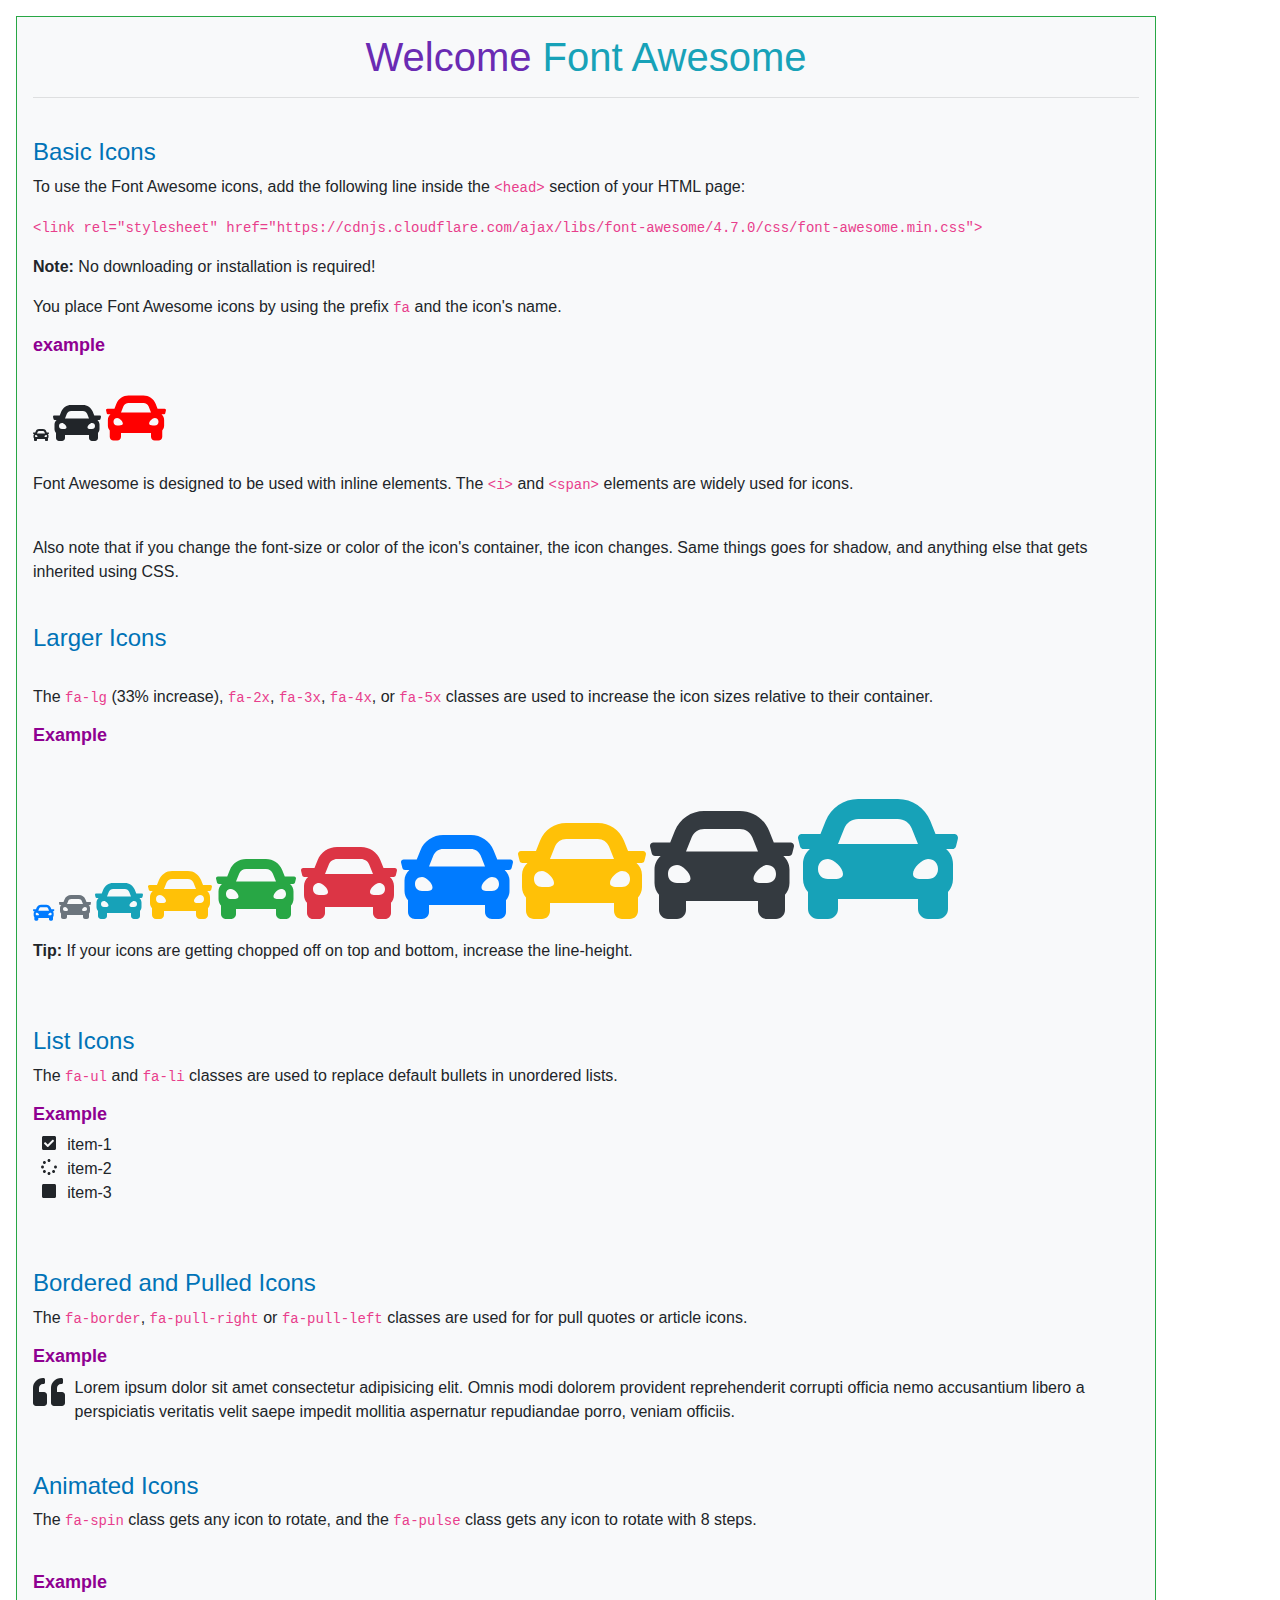
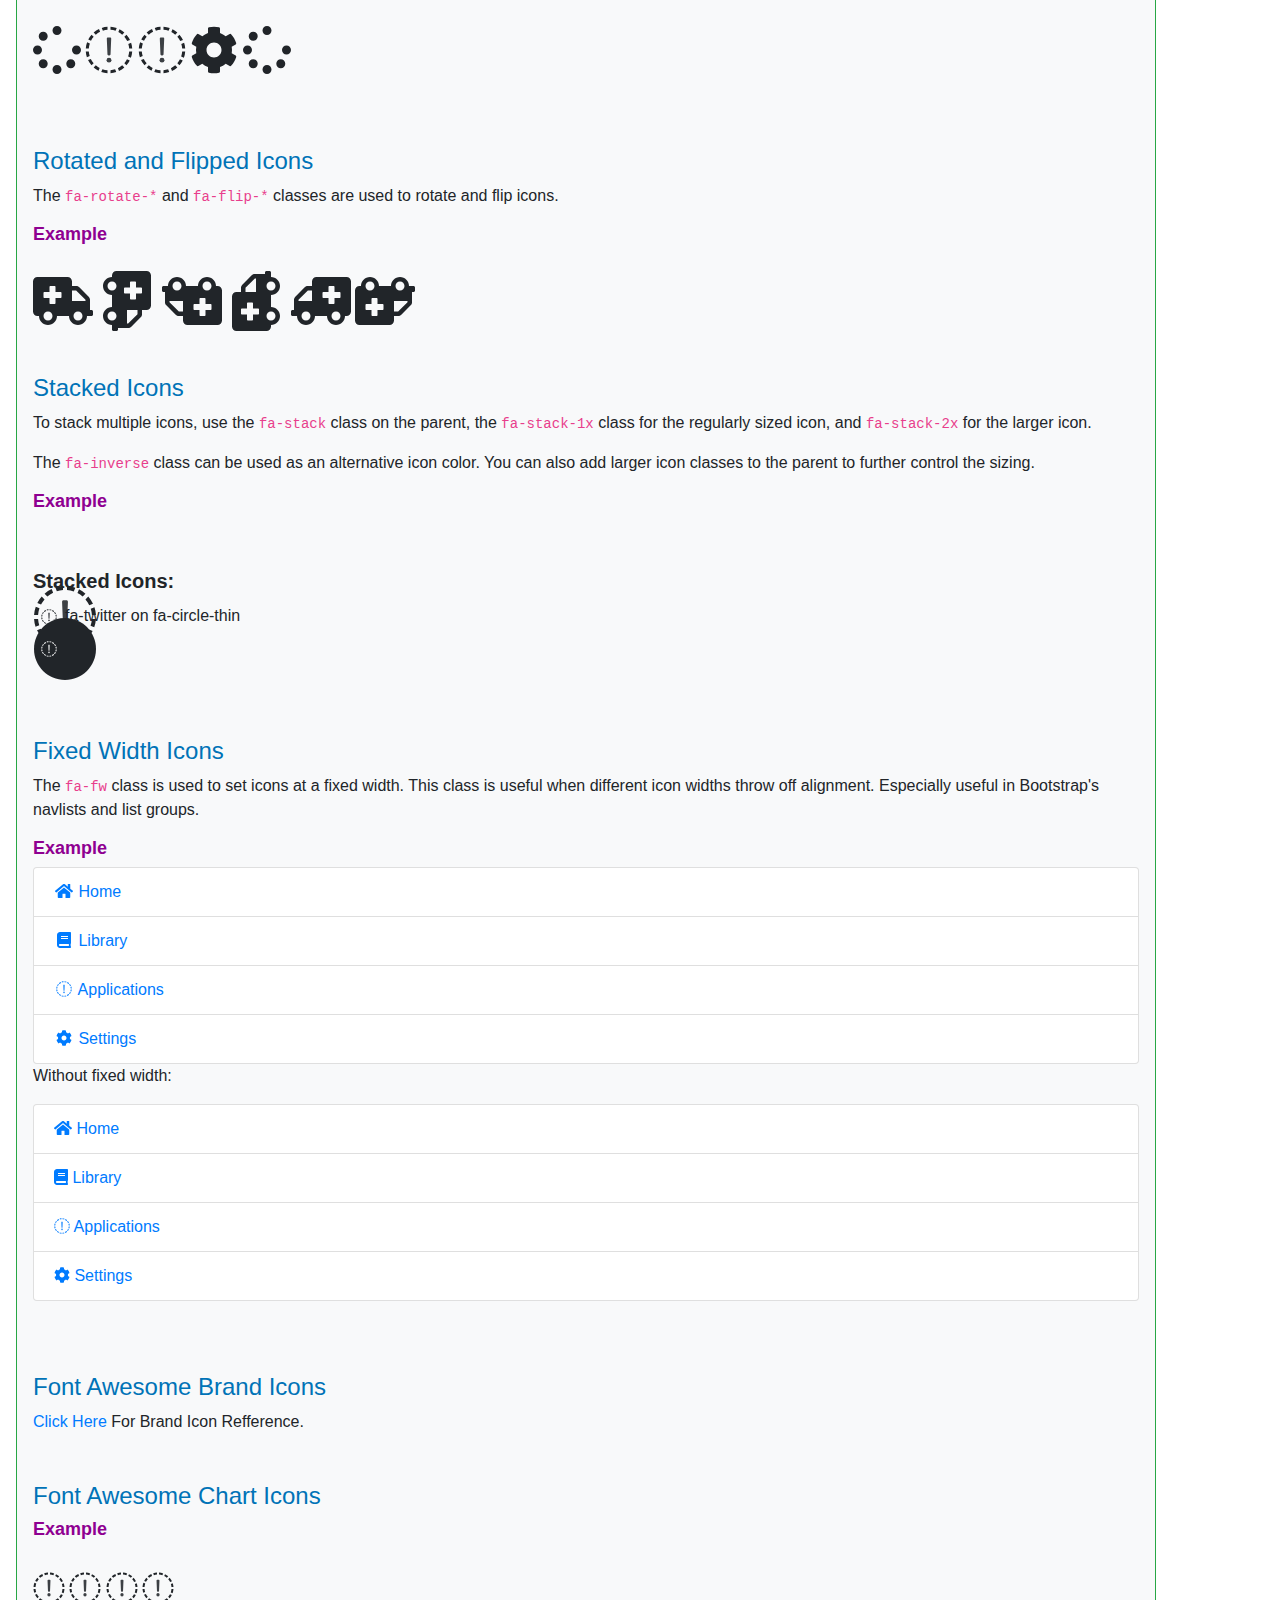
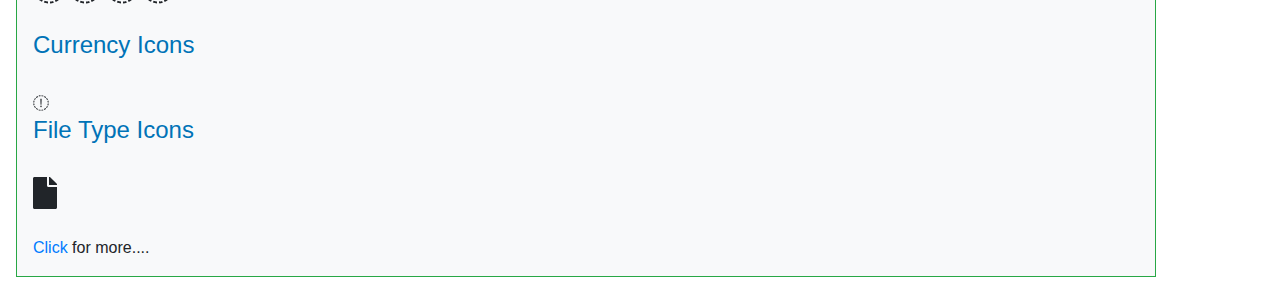
<file: index.html>
<!DOCTYPE html>
<html lang="en">
<head>
   <meta charset="UTF-8">
   <meta name="viewport" content="width=device-width, initial-scale=1.0">
   <meta http-equiv="X-UA-Compatible" content="ie=edge">
   <title>fontawesome</title>

<link rel="stylesheet" href="css/bootstrap.css" type="text/css" media="all">

<link rel="stylesheet" href="css/all.css" type="text/css" media="all">
<script src="js/all.js" type="text/javascript"></script>

<link rel="stylesheet" href="css/style.css" type="text/css" media="all">
<link rel="stylesheet" href="https://cdnjs.cloudflare.com/ajax/libs/font-awesome/4.7.0/css/font-awesome.min.css">


</head>
<body>

   <div class="container bg-light border border-success m-3 p-3"><!-- Container div start-->
      <h1 class="text-center">Welcome <span class="text-info">Font Awesome</span></h1>
<hr>
<br>


<h4>Basic Icons</h4>
<p>To use the Font Awesome icons, add the following line inside the <code>&lt;head&gt;</code>  section of your HTML page:</p>

<p><code>&lt;link rel="stylesheet" href="https://cdnjs.cloudflare.com/ajax/libs/font-awesome/4.7.0/css/font-awesome.min.css"&gt;</code></p>

<p><strong>Note:</strong> No downloading or installation is required!</p>
<p>You place Font Awesome icons by using the prefix <code>fa</code> and the icon's name.</p>

<h5 class="example">example</h5>
<br>
<i class="fa fa-car"></i>
<i class="fa fa-car" style="font-size:48px;"></i>
<i class="fa fa-car" style="font-size:60px; color: red;"></i>

<br>
<br>
<p>Font Awesome is designed to be used with inline elements. The <code>&lt;i&gt;</code> and <code>&lt;span&gt;</code> elements are widely used for icons.</p><br>
<p>Also note that if you change the font-size or color of the icon's container, the icon changes. Same things goes for shadow, and anything else that gets inherited using CSS.</p>



<br>
<h4>Larger Icons</h4>

<br>
<p>The <code>fa-lg</code> (33% increase), <code>fa-2x</code>, <code>fa-3x</code>, <code>fa-4x</code>, or <code>fa-5x</code> classes are used to increase the icon sizes relative to their container.</p>

<h5 class="example">Example</h5>
<br>
<i class="fa fa-car fa-lg text-primary"></i>
<i class="fa fa-car fa-2x text-secondary"></i>
<i class="fa fa-car fa-3x text-info"></i>
<i class="fa fa-car fa-4x text-warning"></i>
<i class="fa fa-car fa-5x text-success"></i>
<i class="fa fa-car fa-6x text-danger"></i>
<i class="fa fa-car fa-7x text-primary"></i>
<i class="fa fa-car fa-8x text-warning"></i>
<i class="fa fa-car fa-9x text-dark"></i>
<i class="fa fa-car fa-10x text-info"></i>
<br>
<p><strong>Tip:</strong> If your icons are getting chopped off on top and bottom, increase the line-height.</p>

<br>
<br>

<h4>List Icons</h4>
<p>The <code>fa-ul</code> and <code>fa-li</code> classes are used to replace default bullets in unordered lists.</p>

<h5 class="example">Example</h5>

<ul class="fa-ul">
      <li><i class="fa-li fa fa-check-square"></i>item-1</li>
      <li><i class="fa-li fa fa-spinner fa-spin"></i>item-2</li>
      <li><i class="fa-li fa fa-square"></i>item-3</li>
</ul>

<br>
<br>
<h4>Bordered and Pulled Icons</h4>
<p>The <code>fa-border</code>, <code>fa-pull-right</code> or <code>fa-pull-left</code> classes are used for for pull quotes or article icons.</p>

<h5 class="example">Example</h5>

<i class="fa fa-quote-left fa-2x fa-pull-left"></i>Lorem ipsum dolor sit amet consectetur adipisicing elit. Omnis modi dolorem provident reprehenderit corrupti officia nemo accusantium libero a perspiciatis veritatis velit saepe impedit mollitia aspernatur repudiandae porro, veniam officiis.

<br>
<br>
<br>
<h4>Animated Icons</h4>
<p>The <code>fa-spin</code> class gets any icon to rotate, and the <code>fa-pulse</code> class gets any icon to rotate with 8 steps.</p>

<br>
<h5 class="example">Example</h5><br>
<i class="fa fa-spinner fa-spin fa-3x"></i>
<i class="fa fa-circle-o-notch fa-spin fa-3x"></i>
<i class="fa fa-refresh fa-3x"></i>
<i class="fa fa-cog fa-spin fa-3x"></i>
<i class="fa fa-spinner fa-pulse fa-3x"></i>

<br><br>
<br><br>
<h4>Rotated and Flipped Icons</h4>

<p>The <code>fa-rotate-*</code> and <code>fa-flip-*</code> classes are used to rotate and flip icons.</p>

<h5 class="example">Example</h5>
<br>
<i class="fa fa-ambulance fa-3x"></i>
<i class="fa fa-ambulance fa-rotate-90 fa-3x"></i>
<i class="fa fa-ambulance fa-rotate-180 fa-3x"></i>
<i class="fa fa-ambulance fa-rotate-270 fa-3x"></i>
<i class="fa fa-ambulance fa-flip-horizontal fa-3x"></i>
<i class="fa fa-ambulance fa-flip-vertical fa-3x"></i>

<br>
<br>
<br>

<h4>Stacked Icons</h4>
<p>To stack multiple icons, use the <code>fa-stack</code> class on the parent, the <code>fa-stack-1x</code> class for the regularly sized icon, and <code>fa-stack-2x</code> for the larger icon.</p>
<p>The <code>fa-inverse</code> class can be used as an alternative icon color. You can also add larger icon classes to the parent to further control the sizing.</p>

<h5 class="example">Example</h5>
<br>
<br>

<h5><strong>Stacked Icons:</strong></h5>
<span class="fa-stack">
      <i class="fa fa-circle-thin fa-stack-2x"></i>
      <i class="fa fa-twitter fa-stack-1x"></i>
</span>fa-twitter on fa-circle-thin <br>

<span class="fa-stack">
      <i class="fa fa-circle fa-stack-2x"></i>
      <i class="fa fa-twitter fa-stack-1x fa-inverse"></i>
    </span>









    <br>
    <br>
    <br>
    <br>

    <h4>Fixed Width Icons</h4>
    <p>The <code>fa-fw</code> class is used to set icons at a fixed width. This class is useful when different icon widths throw off alignment. Especially useful in Bootstrap's navlists and list groups.</p>



<h5 class="example">Example</h5>


<div class="list-group">
            <a href="#" class="list-group-item"><i class="fa fa-home fa-fw"></i> Home</a>
            <a href="#" class="list-group-item"><i class="fa fa-book fa-fw"></i> Library</a>
            <a href="#" class="list-group-item"><i class="fa fa-pencil fa-fw"></i> Applications</a>
            <a href="#" class="list-group-item"><i class="fa fa-cog fa-fw"></i> Settings</a>
</div>
          
          <p>Without fixed width:</p>
<div class="list-group">
            <a href="#" class="list-group-item"><i class="fa fa-home"></i> Home</a>
            <a href="#" class="list-group-item"><i class="fa fa-book"></i> Library</a>
            <a href="#" class="list-group-item"><i class="fa fa-pencil"></i> Applications</a>
            <a href="#" class="list-group-item"><i class="fa fa-cog"></i> Settings</a>
</div>


<br>
<br>
<br>
<h4>Font Awesome Brand Icons</h4>

<a href="https://www.w3schools.com/icons/fontawesome_icons_brand.asp" target="_blank">Click Here</a> For Brand Icon Refference.


<br>
<br>
<br>

<h4>Font Awesome Chart Icons</h4>

<h5 class="example">Example</h5>
<br>

      <i class="fa fa-gitlab fa-2x"></i>
      <i class="fa fa-bar-chart fa-2x"></i>
      <i class="fa fa-line-chart fa-2x"></i>
      <i class="fa fa-pie-chart fa-2x"></i>


<br><br>

<h4>Currency Icons</h4>
<br>
<i class="fa fa-bitcoin"></i>

<h4>File Type Icons</h4>
<br>
<i class="fa fa-file fa-2x"></i><br><br>

<a href="fa-icons.html" target="_blank">Click</a> for more....






</div><!-- Container div end-->

</body>
<!-- bootstrap CDN-->
<script src="https://ajax.googleapis.com/ajax/libs/jquery/3.3.1/jquery.min.js"></script>
<script src="https://cdnjs.cloudflare.com/ajax/libs/popper.js/1.14.3/umd/popper.min.js"></script>
<script src="https://maxcdn.bootstrapcdn.com/bootstrap/4.1.3/js/bootstrap.min.js"></script>
<!-- bootstrap CDN-->
</html>
</file>
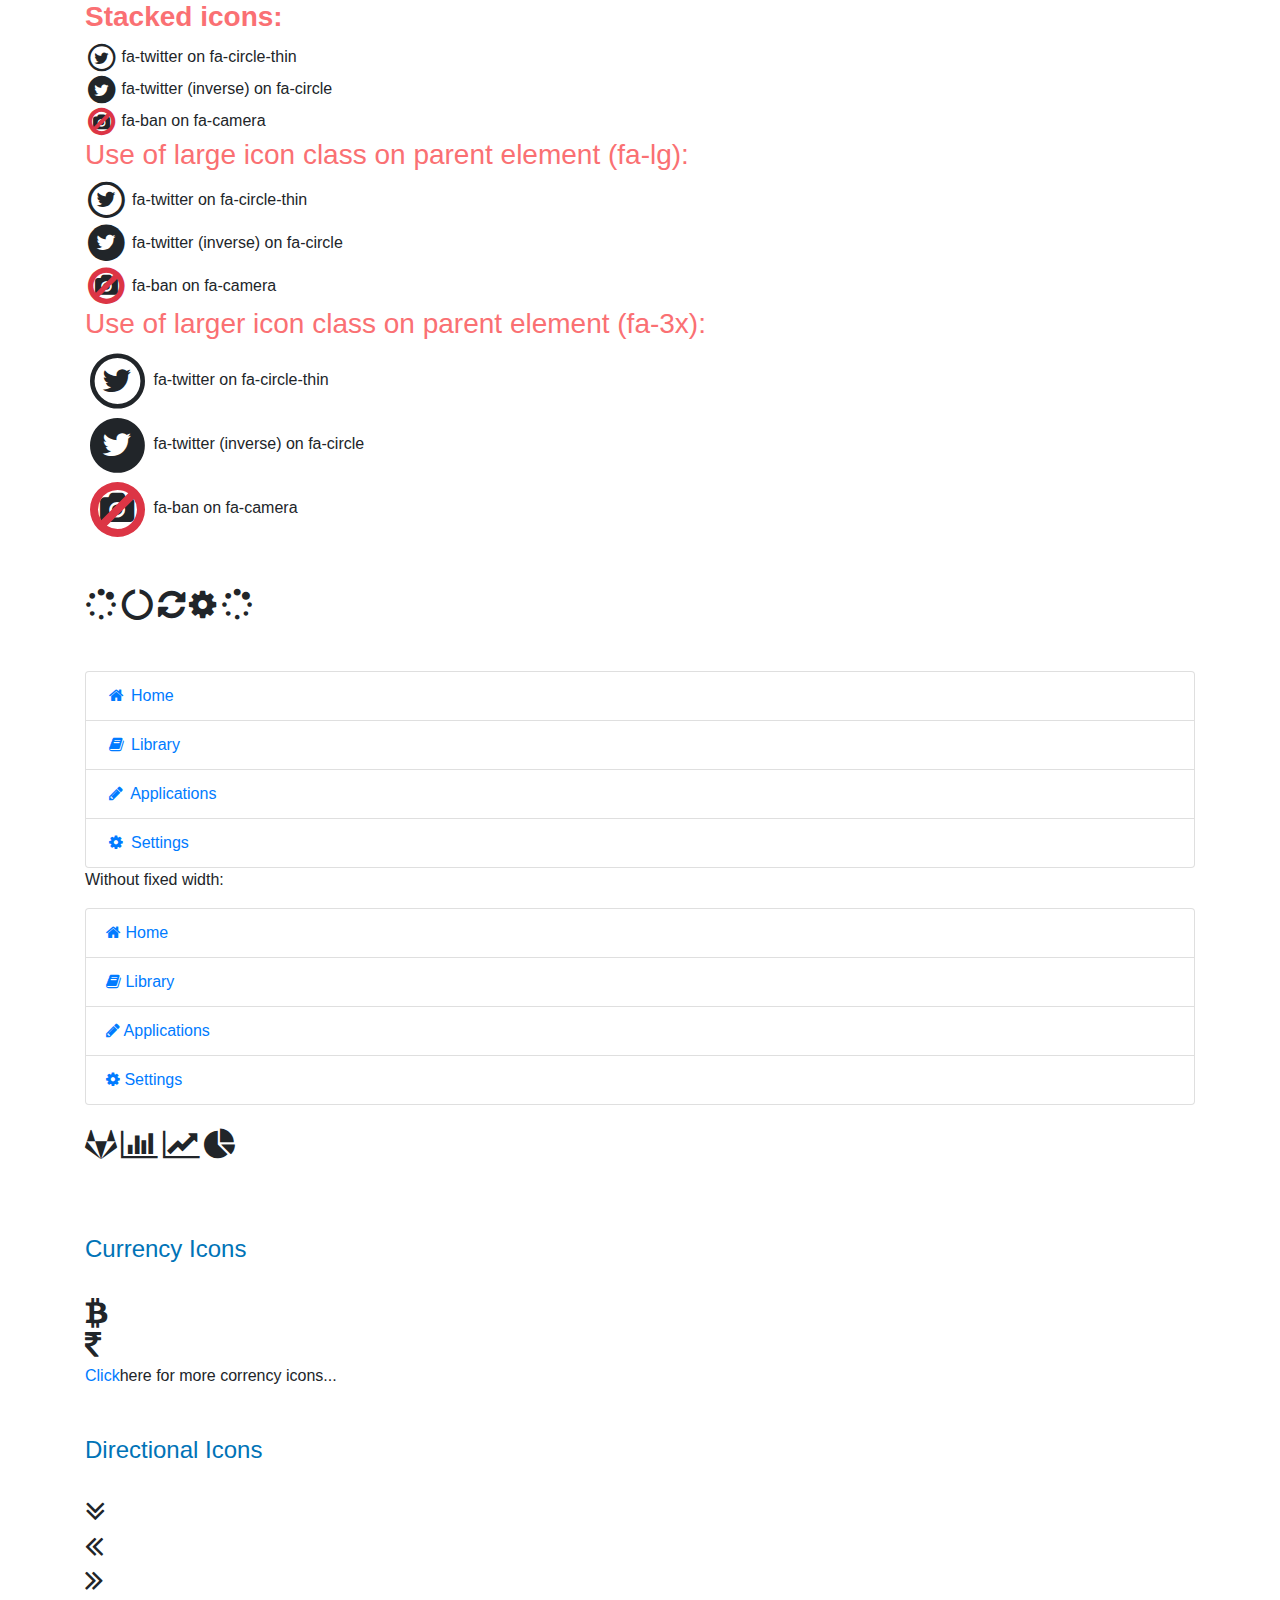
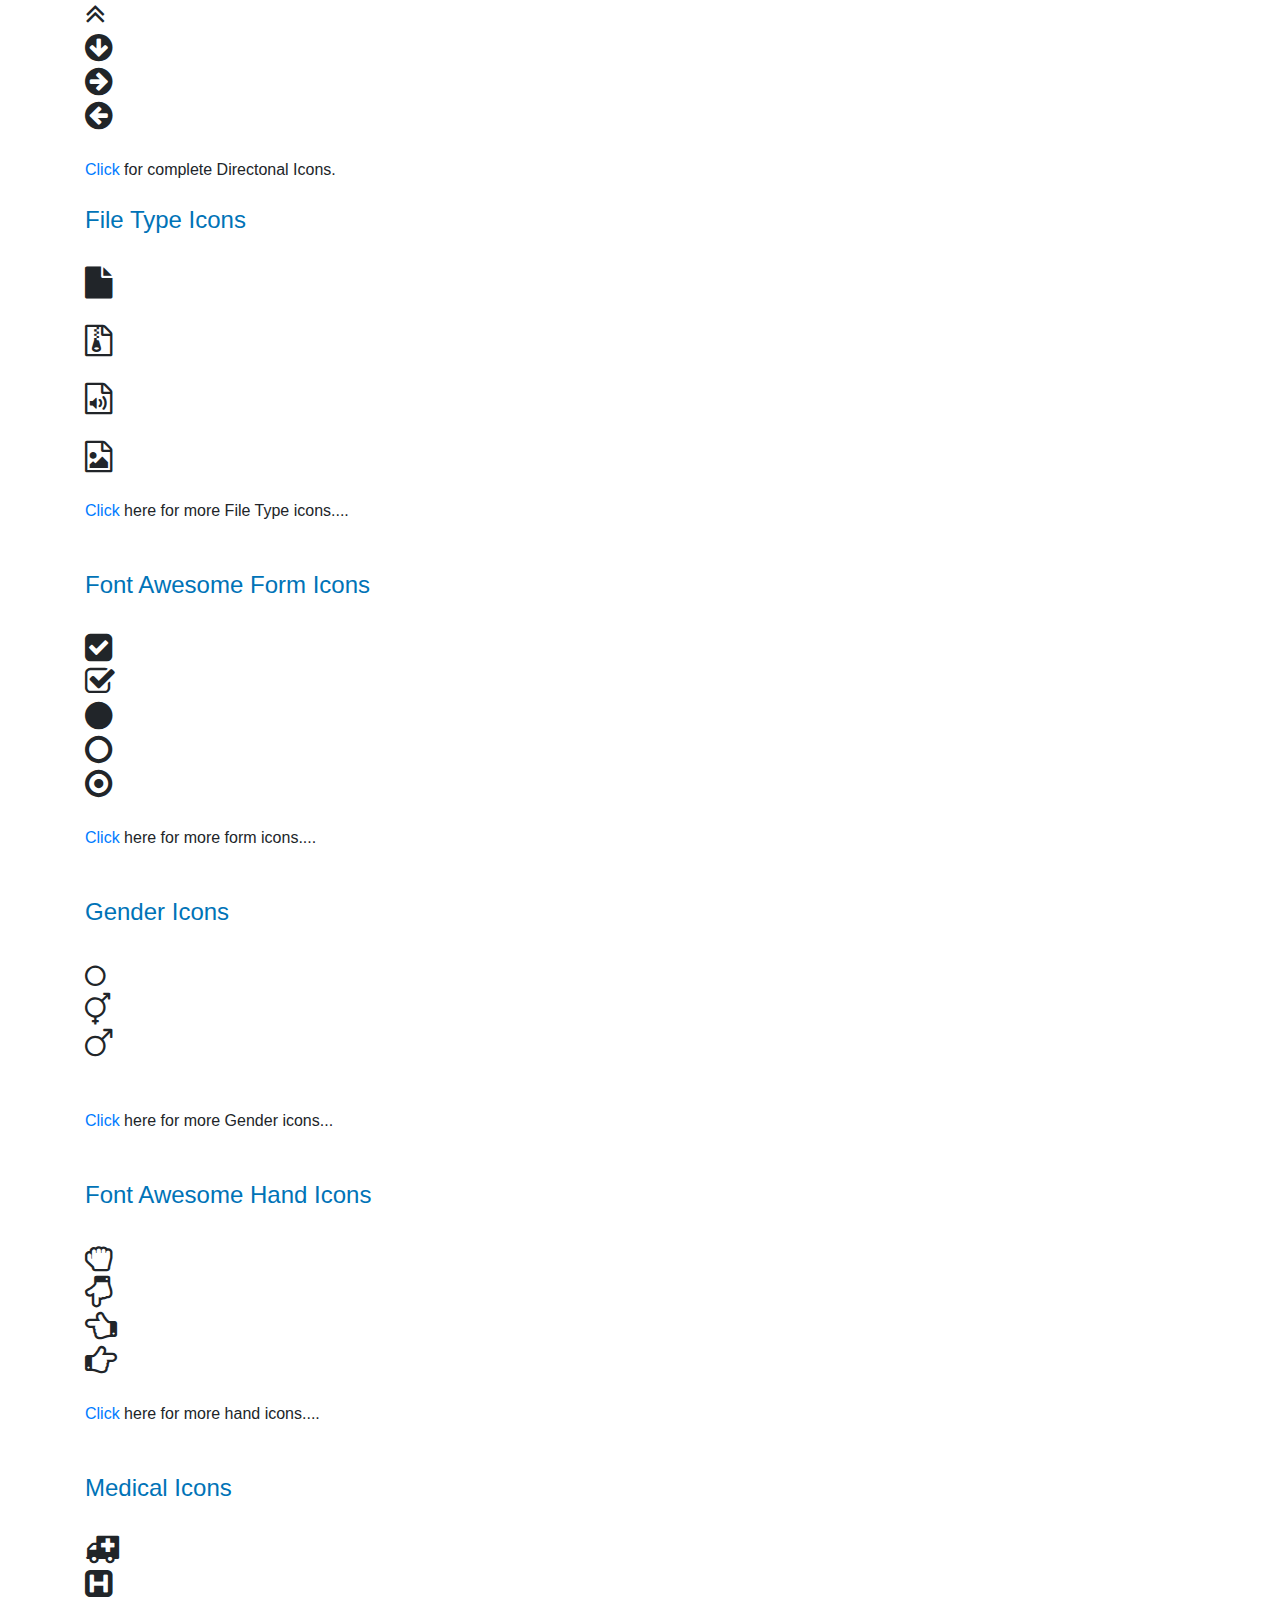
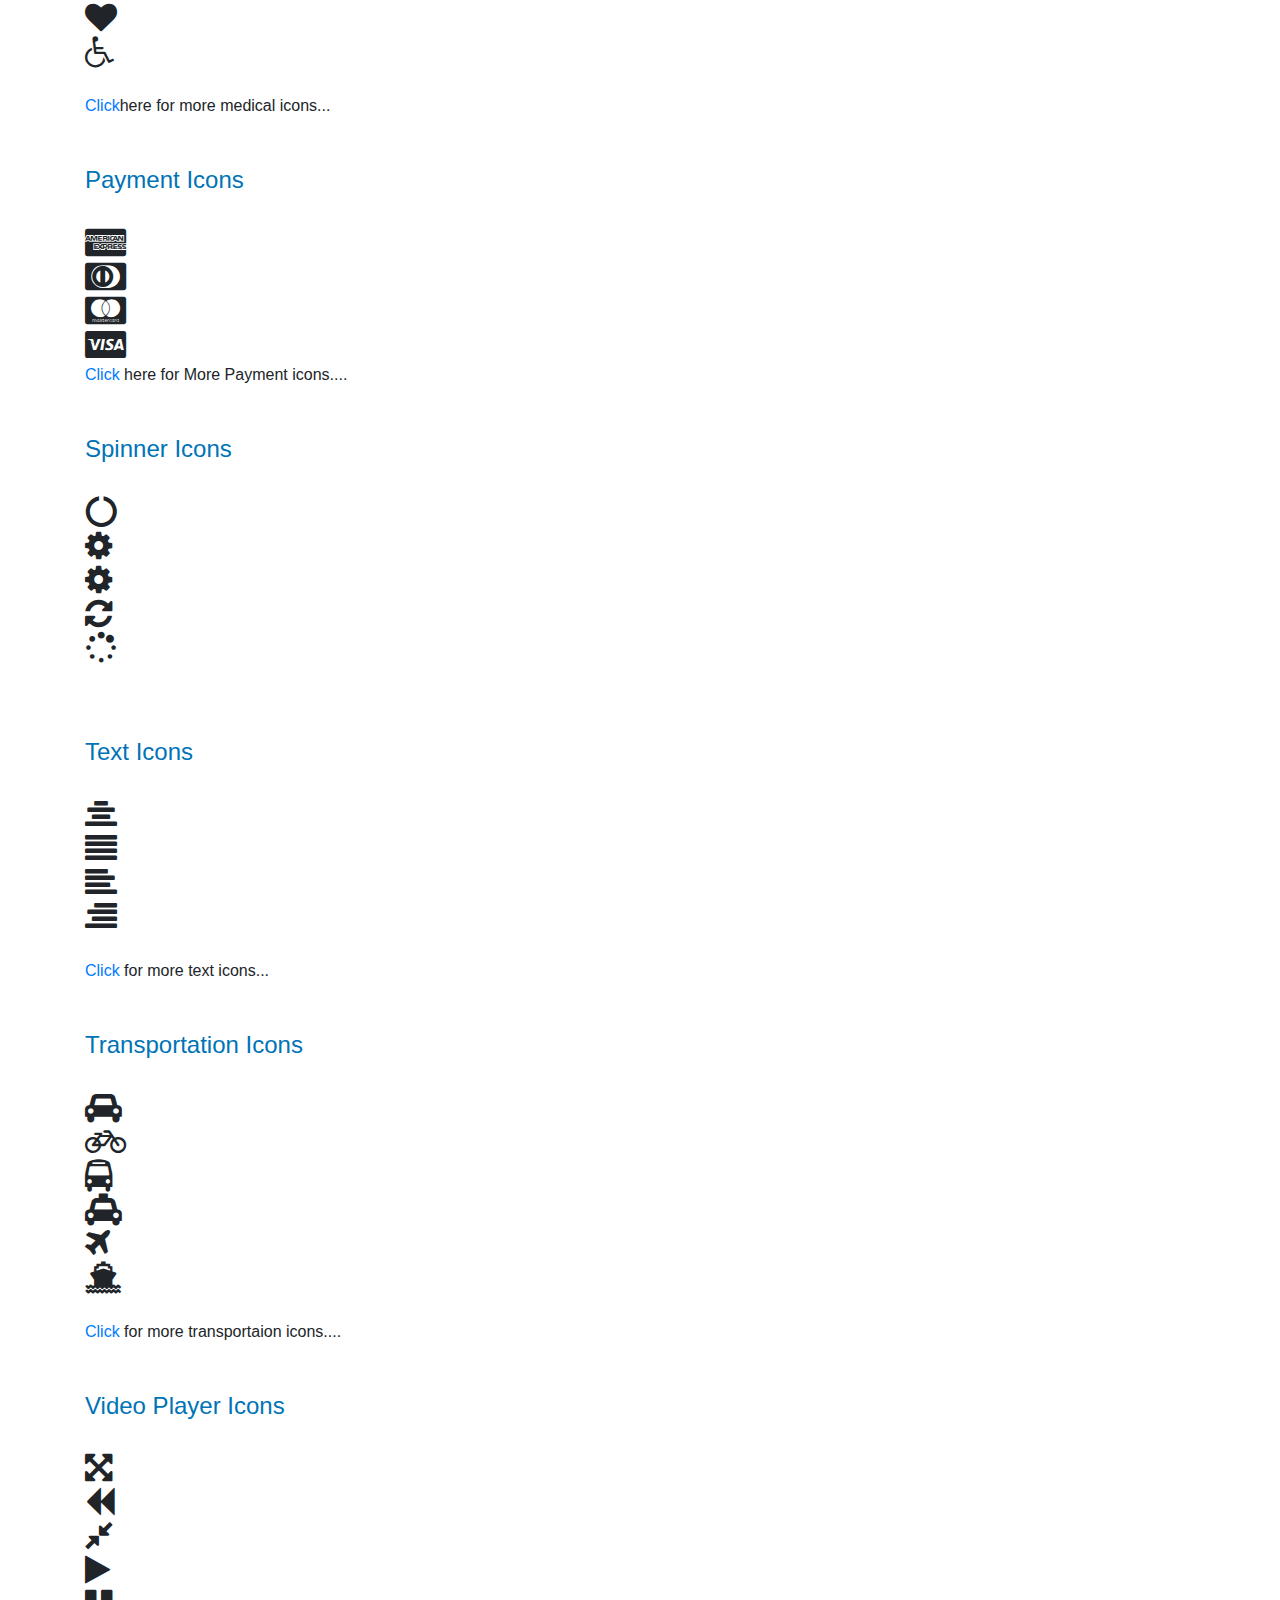
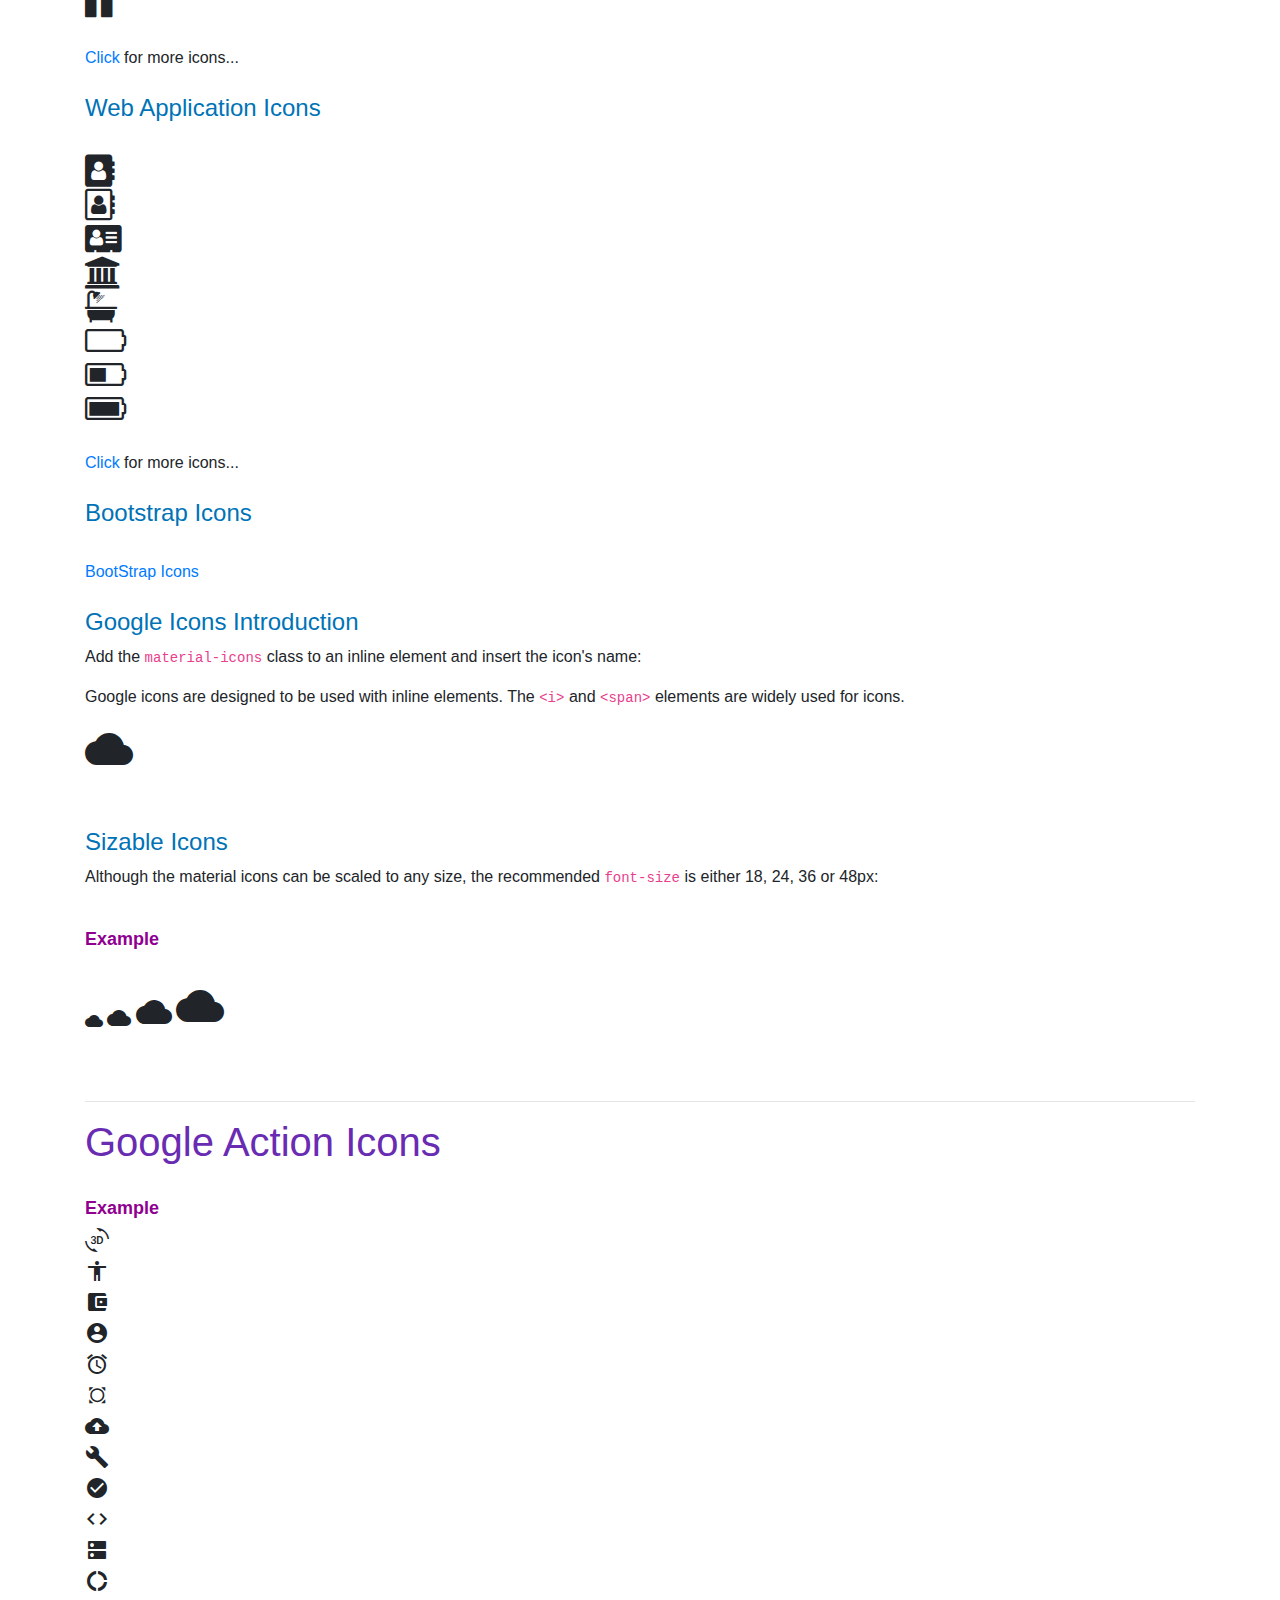
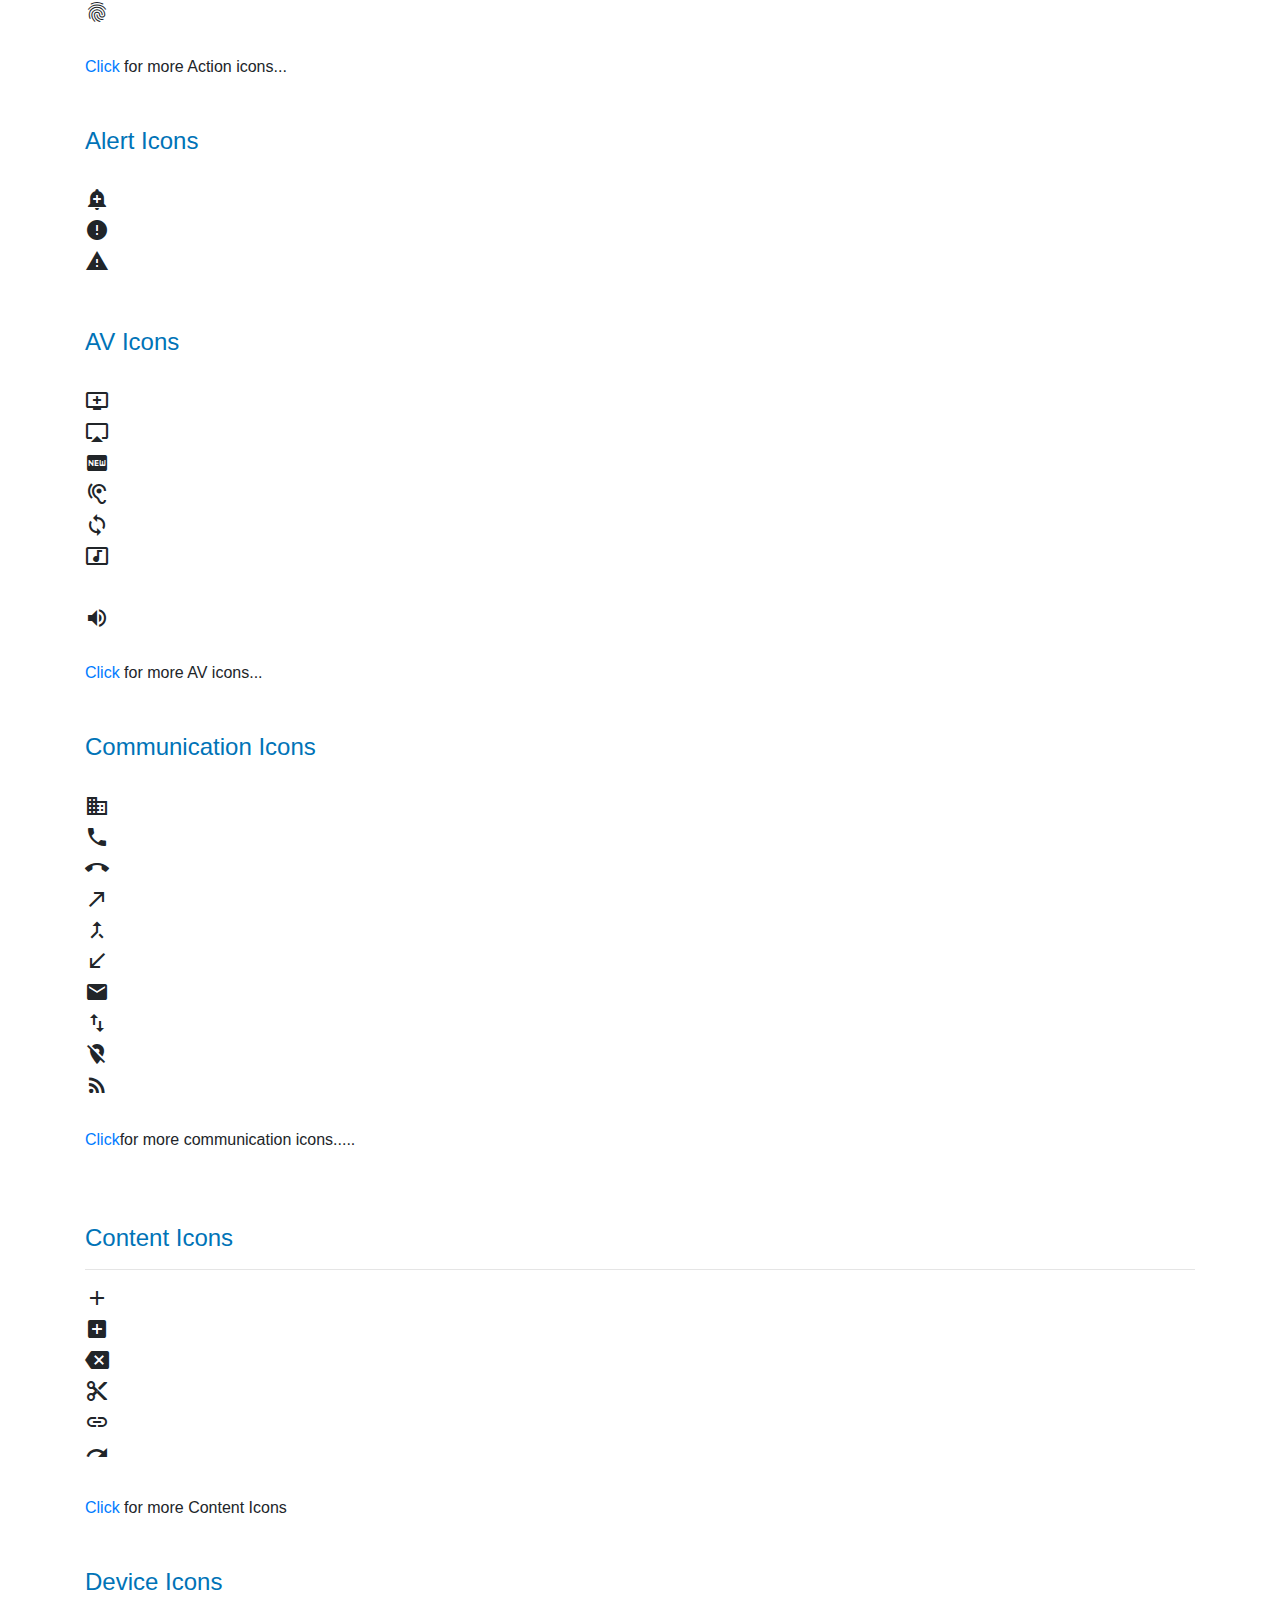
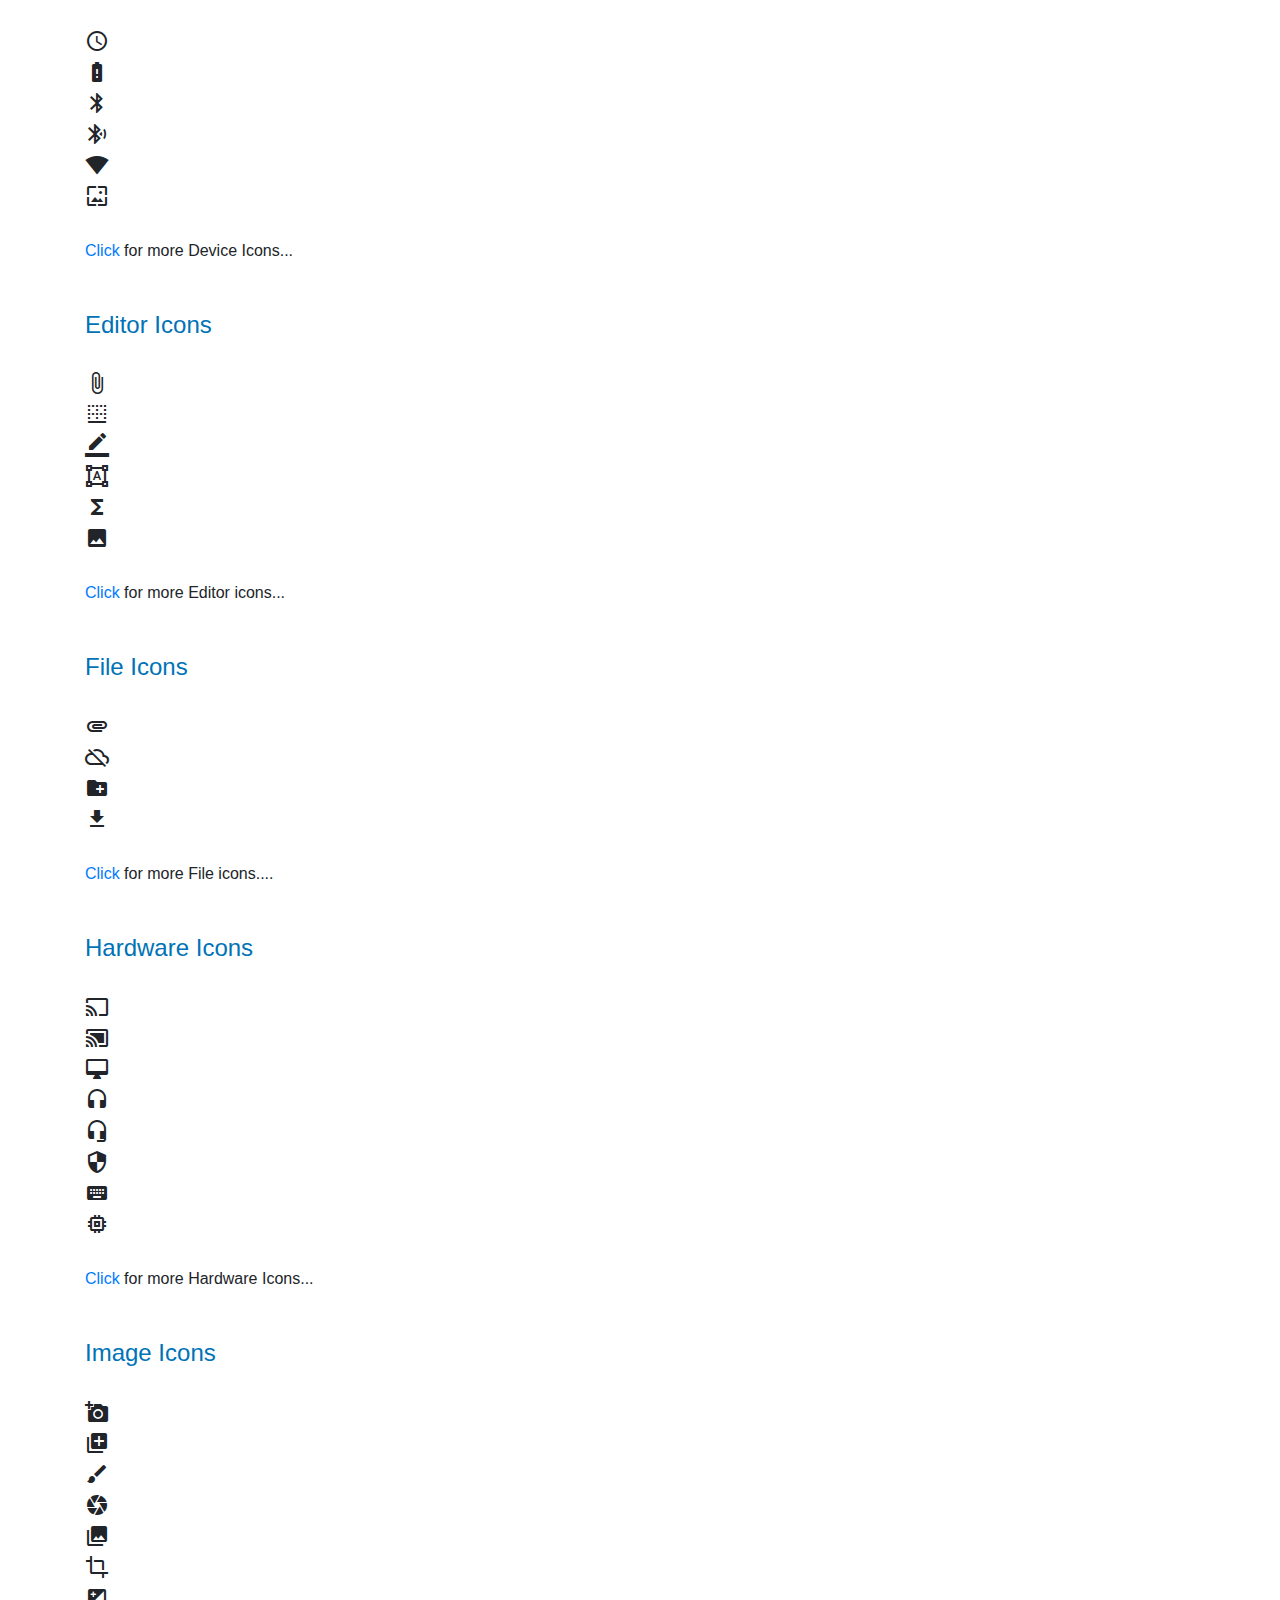
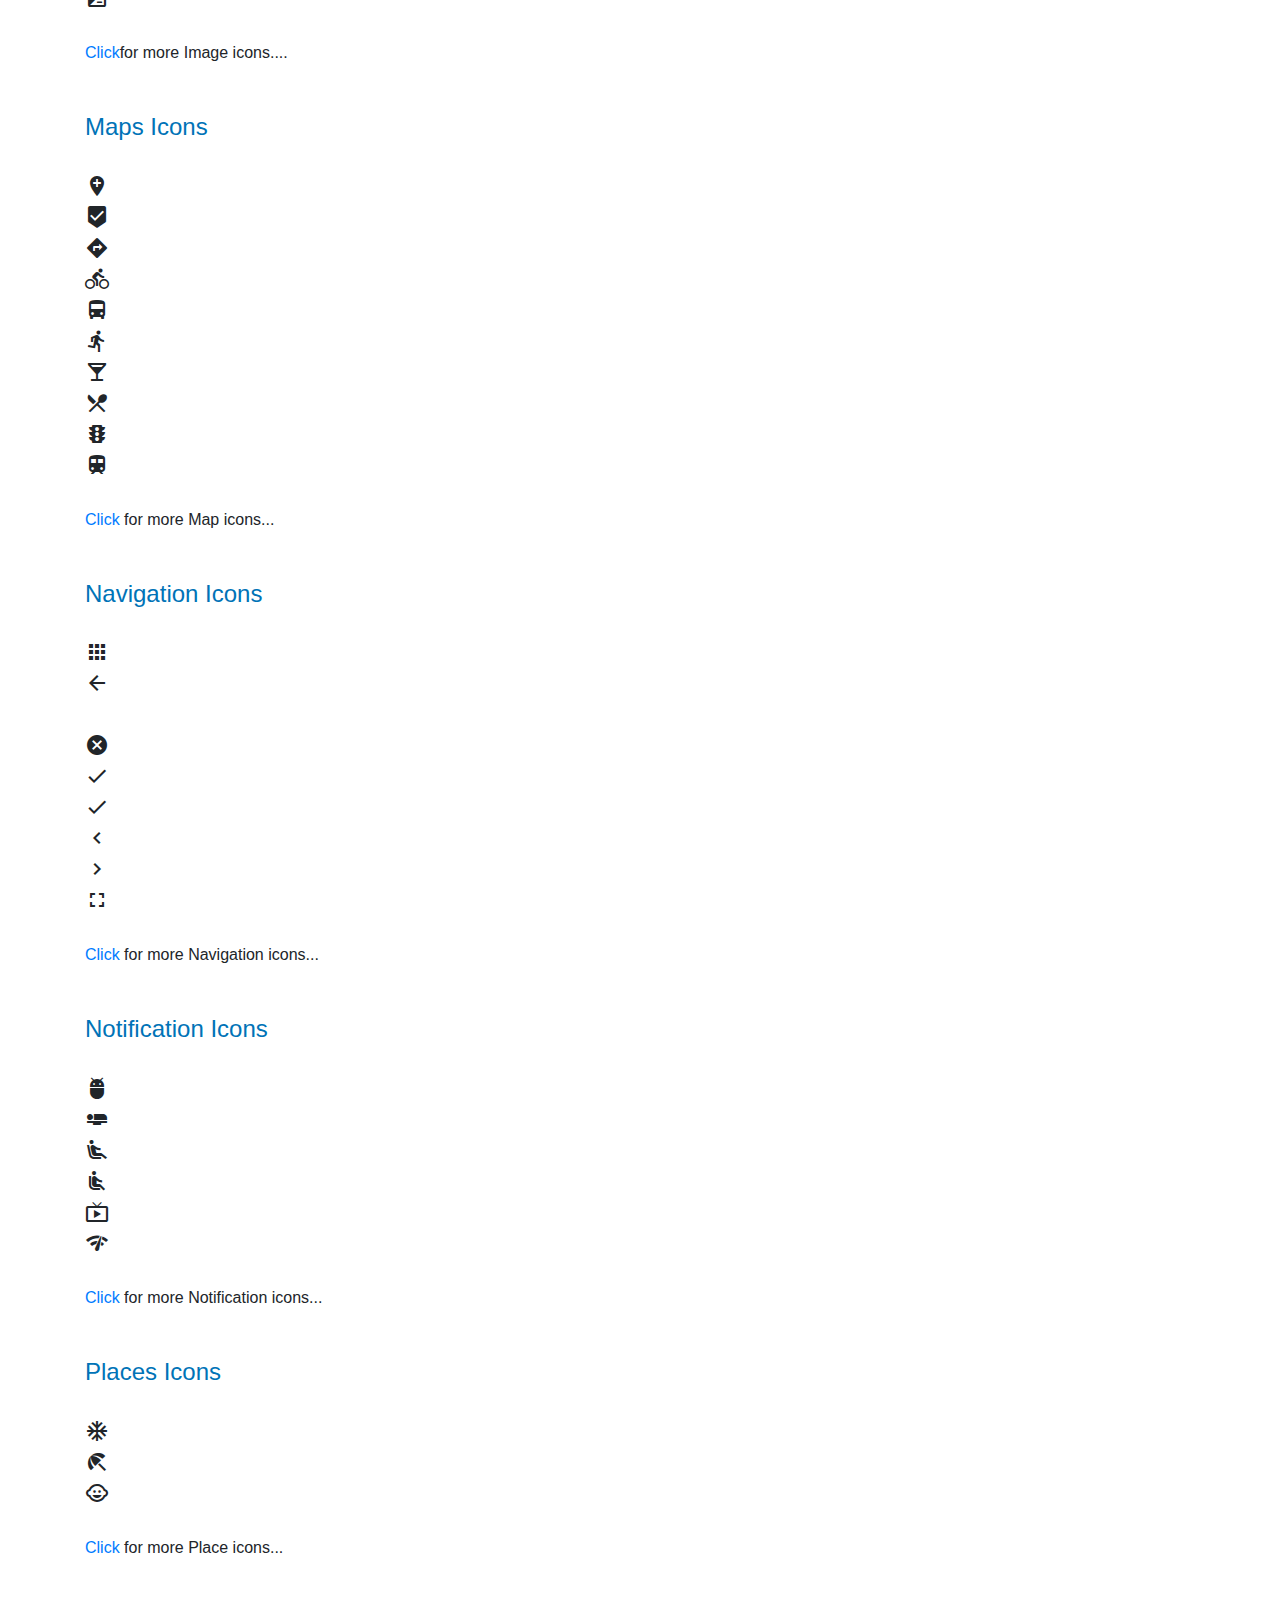
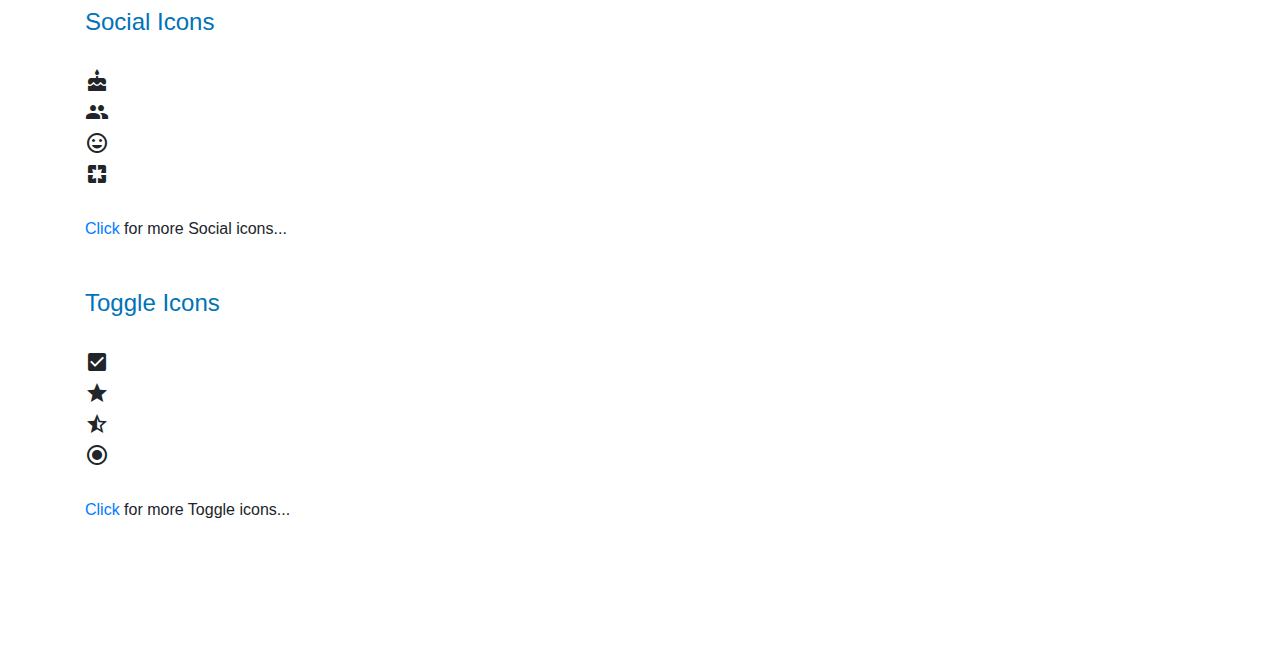
<file: fa-icons.html>
<!DOCTYPE html>
<html lang="en">
<head>
   <meta charset="UTF-8">
   <meta name="viewport" content="width=device-width, initial-scale=1.0">
   <meta http-equiv="X-UA-Compatible" content="ie=edge">
   <title>Document</title>
   <link rel="stylesheet" href="https://cdnjs.cloudflare.com/ajax/libs/font-awesome/4.7.0/css/font-awesome.min.css">

<link rel="stylesheet" href="css/bootstrap.css">
<link rel="stylesheet" href="css/style.css" type="text/css" media="all">

<!-- Google Icons-->
<link rel="stylesheet" href="https://fonts.googleapis.com/icon?family=Material+Icons">




<style>
    .material-icons.md-18 { font-size: 18px; }
    .material-icons.md-24 { font-size: 24px; } /* Default */
    .material-icons.md-36 { font-size: 36px; }
    .material-icons.md-48 { font-size: 48px; }
</style>


</head>
<body>
   <div class="container">
   
   <h3><strong>Stacked icons:</strong></h3>
   <span class="fa-stack">
     <i class="fa fa-circle-thin fa-stack-2x"></i>
     <i class="fa fa-twitter fa-stack-1x"></i>
   </span>
   fa-twitter on fa-circle-thin<br>
   
   <span class="fa-stack">
     <i class="fa fa-circle fa-stack-2x"></i>
     <i class="fa fa-twitter fa-stack-1x fa-inverse"></i>
   </span>
   fa-twitter (inverse) on fa-circle<br>
   
   <span class="fa-stack">
     <i class="fa fa-camera fa-stack-1x"></i>
     <i class="fa fa-ban fa-stack-2x text-danger" style="color:red;"></i>
   </span>
   fa-ban on fa-camera
   
   <h3>Use of large icon class on parent element (fa-lg):</h3>
   <span class="fa-stack fa-lg">
     <i class="fa fa-circle-thin fa-stack-2x"></i>
     <i class="fa fa-twitter fa-stack-1x"></i>
   </span>
   fa-twitter on fa-circle-thin<br>
   
   <span class="fa-stack fa-lg">
     <i class="fa fa-circle fa-stack-2x"></i>
     <i class="fa fa-twitter fa-stack-1x fa-inverse"></i>
   </span>
   fa-twitter (inverse) on fa-circle<br>
   
   <span class="fa-stack fa-lg">
     <i class="fa fa-camera fa-stack-1x"></i>
     <i class="fa fa-ban fa-stack-2x text-danger" style="color:red;"></i>
   </span>
   fa-ban on fa-camera
   
   <h3>Use of larger icon class on parent element (fa-3x):</h3>
   <span class="fa-stack fa-2x">
     <i class="fa fa-circle-thin fa-stack-2x"></i>
     <i class="fa fa-twitter fa-stack-1x"></i>
   </span>
   fa-twitter on fa-circle-thin<br>
   
   <span class="fa-stack fa-2x">
     <i class="fa fa-circle fa-stack-2x"></i>
     <i class="fa fa-twitter fa-stack-1x fa-inverse"></i>
   </span>
   fa-twitter (inverse) on fa-circle<br>
   
   <span class="fa-stack fa-2x">
     <i class="fa fa-camera fa-stack-1x"></i>
     <i class="fa fa-ban fa-stack-2x text-danger" style="color:red;"></i>
   </span>
   fa-ban on fa-camera


<br>
<br>
<br>

<i class="fa fa-spinner fa-spin fa-2x"></i>
<i class="fa fa-circle-o-notch fa-spin fa-2x"></i>
<i class="fa fa-refresh fa-spin fa-2x"></i>
<i class="fa fa-cog fa-spin fa-2x"></i>
<i class="fa fa-spinner fa-pulse fa-2x"></i>


<br>
<br>
<br>

<div class="list-group">
  <a href="#" class="list-group-item"><i class="fa fa-home fa-fw"></i> Home</a>
  <a href="#" class="list-group-item"><i class="fa fa-book fa-fw"></i> Library</a>
  <a href="#" class="list-group-item"><i class="fa fa-pencil fa-fw"></i> Applications</a>
  <a href="#" class="list-group-item"><i class="fa fa-cog fa-fw"></i> Settings</a>
</div>

<p>Without fixed width:</p>
<div class="list-group">
  <a href="#" class="list-group-item"><i class="fa fa-home"></i> Home</a>
  <a href="#" class="list-group-item"><i class="fa fa-book"></i> Library</a>
  <a href="#" class="list-group-item"><i class="fa fa-pencil"></i> Applications</a>
  <a href="#" class="list-group-item"><i class="fa fa-cog"></i> Settings</a>
</div>

<br>

<i class="fa fa-gitlab fa-2x"></i>
<i class="fa fa-bar-chart fa-2x"></i>
<i class="fa fa-line-chart fa-2x"></i>
<i class="fa fa-pie-chart fa-2x"></i>


<br><br>
<br><br>

<h4>Currency Icons</h4>
<br>
<i class="fa fa-bitcoin fa-2x"></i><br>
<i class="fa fa-inr fa-2x"></i><br>
<a href="https://www.w3schools.com/icons/fontawesome_icons_currency.asp" target="_blank">Click</a>here for more corrency icons...

<br>
<br>
<br>

<h4>Directional Icons</h4>

<br>
<i class="fa fa-angle-double-down fa-2x"></i> <br>
<i class="fa fa-angle-double-left fa-2x"></i> <br>
<i class="fa fa-angle-double-right fa-2x"></i> <br>
<i class="fa fa-angle-double-up fa-2x"></i> <br>
<i class="fa fa-arrow-circle-down fa-2x"></i><br>
<i class="fa fa-arrow-circle-right fa-2x"></i><br>
<i class="fa fa-arrow-circle-left fa-2x"></i><br>

<br>

<a href="https://www.w3schools.com/icons/fontawesome_icons_directional.asp" target="_blank">Click</a> for complete Directonal Icons.

<br>
<br>

<h4>File Type Icons</h4>
<br>
<i class="fa fa-file fa-2x"></i><br><br>
<i class="fa fa-file-archive-o fa-2x"></i><br> <br>
<i class="fa fa-file-audio-o fa-2x"></i><br> <br>
<i class="fa fa-file-image-o fa-2x"></i><br><br>
<a href="https://www.w3schools.com/icons/fontawesome_icons_filetype.asp" target="_blank">Click</a> here for more File Type icons....

<br>
<br>
<br>

<h4>Font Awesome Form Icons</h4>
<br>
<i class="fa fa-check-square fa-2x"></i> <br>
<i class="fa fa-check-square-o fa-2x"></i> <br>
<i class="fa fa-circle fa-2x"></i> <br>
<i class="fa fa-circle-o fa-2x"></i> <br>
<i class="fa fa-dot-circle-o fa-2x"></i><br>
<br>


<a href="https://www.w3schools.com/icons/fontawesome_icons_form.asp" target="_blank">Click</a> here for more form icons....

<br>
<br>
<br>

<h4>Gender Icons</h4>
<br>
<i class="fa fa-genderless fa-2x"></i> <br>
<i class="fa fa-intersex fa-2x"></i> <br>
<i class="fa fa-mars fa-2x"></i> <br>
<br>
<br>
<a href="https://www.w3schools.com/icons/fontawesome_icons_gender.asp" target="_blank">Click</a> here for more Gender icons...


<br>
<br>
<br>

<h4>Font Awesome Hand Icons</h4>
<br>
<i class="fa fa-hand-grab-o fa-2x"></i><br>
<i class="fa fa-hand-o-down fa-2x"></i><br>
<i class="fa fa-hand-o-left fa-2x"></i><br>
<i class="fa fa-hand-o-right fa-2x"></i><br>

<br>
<a href="https://www.w3schools.com/icons/fontawesome_icons_hand.asp" target="_blank">Click</a> here for more hand icons....

<br>
<br>
<br>

<h4>Medical Icons</h4>
<br>
<i class="fa fa-ambulance fa-2x"></i> <br>
<i class="fa fa-h-square fa-2x"></i><br>
<i class="fa fa-heart fa-2x"></i> <br>
<i class="fa fa-wheelchair fa-2x"></i> <br><br>

<a href="https://www.w3schools.com/icons/fontawesome_icons_medical.asp" target="_blank">Click</a>here for more medical icons...

<br>
<br>
<br>

<h4>Payment Icons</h4>
<br>
<i class="fa fa-cc-amex fa-2x"></i><br>
<i class="fa fa-cc-diners-club fa-2x"></i><br>
<i class="fa fa-cc-mastercard fa-2x"></i><br>
<i class="fa fa-cc-visa fa-2x"></i><br>

<a href="https://www.w3schools.com/icons/fontawesome_icons_payment.asp" target="_blank">Click</a> here for More Payment icons....

<br>
<br>
<br>

<h4>Spinner Icons</h4>
<br>
<i class="fa fa-circle-o-notch fa-2x"></i><br>
<i class="fa fa-cog fa-2x"></i><br>
<i class="fa fa-gear fa-2x"></i><br>
<i class="fa fa-refresh fa-2x"></i><br>
<i class="fa fa-spinner fa-2x"></i><br>

<br>
<br>
<br>
<h4>Text Icons</h4>
<br>
<i class="fa fa-align-center fa-2x"></i><br>
<i class="fa fa-align-justify fa-2x"></i><br>
<i class="fa fa-align-left fa-2x"></i><br>
<i class="fa fa-align-right fa-2x"></i><br>

<br>
<a href="https://www.w3schools.com/icons/fontawesome_icons_text.asp" target="_blank">Click</a> for more text icons...

<br>
<br>
<br>

<h4>Transportation Icons</h4><br>

<i class="fa fa-automobile fa-2x"></i><br>
<i class="fa fa-bicycle fa-2x"></i><br>
<i class="fa fa-bus fa-2x"></i><br>
<i class="fa fa-cab fa-2x"></i><br>
<i class="fa fa-plane fa-2x"></i><br>
<i class="fa fa-ship fa-2x"></i><br>

<br>
<a href="https://www.w3schools.com/icons/fontawesome_icons_transportation.asp" target="_blank">Click</a> for more transportaion icons....



<br>
<br>
<br>


<h4>Video Player Icons</h4>
<br>
<i class="fa fa-arrows-alt fa-2x"></i><br>
<i class="fa fa-backward fa-2x"></i><br>
<i class="fa fa-compress fa-2x"></i><br>
<i class="fa fa-play fa-2x"></i><br>
<i class="fa fa-pause fa-2x"></i><br>
<br>

<a href="https://www.w3schools.com/icons/fontawesome_icons_video.asp" target="_blank">Click</a> for more icons...

<br>
<br>

<h4>Web Application Icons</h4>
<br>
<i class="fa fa-address-book fa-2x"></i><br>
<i class="fa fa-address-book-o fa-2x"></i><br>
<i class="fa fa-address-card fa-2x"></i><br>
<i class="fa fa-bank fa-2x"></i><br>
<i class="fa fa-bath fa-2x"></i><br>
<i class="fa fa-battery-0 fa-2x"></i><br>
<i class="fa fa-battery-half fa-2x"></i><br>
<i class="fa fa-battery-full fa-2x"></i><br>

<br>
<a href="https://www.w3schools.com/icons/fontawesome_icons_webapp.asp" target="_blank">Click</a> for more icons...

<br>
<br>
<h4>Bootstrap Icons</h4>
<br>

<a href="https://www.w3schools.com/icons/bootstrap_icons_glyphicons.asp" target="_blank">BootStrap Icons</a>  

<br>
<br>

<h4>Google Icons Introduction</h4>
<p>Add the <code>material-icons</code> class to an inline element and insert the icon's name:</p>
<p>Google icons are designed to be used with inline elements. The <code>&lt;i&gt;</code> and <code>&lt;span&gt;</code> elements are widely used for icons.</p>
<i class="material-icons" style="font-size:48px;">cloud</i>
<br>
<br>
<br>

<h4>Sizable Icons</h4>
<p>Although the material icons can be scaled to any size, the recommended <code>font-size</code> is either 18, 24, 36 or 48px:</p>

<br>
<h5 class="example">Example</h5> <br>
<i class="material-icons md-18">cloud</i>
<i class="material-icons md-24">cloud</i>
<i class="material-icons md-36">cloud</i>
<i class="material-icons md-48">cloud</i>

<br>
<br>
<br>
<hr>
<h1>Google Action Icons</h1>
<br>
<h5 class="example">Example</h5>

<i class="material-icons">3d_rotation</i><br>
<i class="material-icons">accessibility</i><br>
<i class="material-icons">account_balance_wallet</i><br>
<i class="material-icons">account_circle</i><br>
<i class="material-icons">alarm</i><br>
<i class="material-icons">all_out</i><br>
<i class="material-icons">backup</i><br>
<i class="material-icons">build</i><br>
<i class="material-icons">check_circle</i><br>
<i class="material-icons">code</i><br>
<i class="material-icons">dns</i><br>
<i class="material-icons">donut_large</i><br>
<i class="material-icons">fingerprint</i><br>

<br>

<a href="https://www.w3schools.com/icons/google_icons_action.asp" target="_blank">Click</a> for more Action icons...

<br>
<br>
<br>

<h4>Alert Icons</h4>
<br>
<i class="material-icons">add_alert</i><br>
<i class="material-icons">error</i><br>
<i class="material-icons">warning</i><br>

<br>
<br>

<h4>AV Icons</h4>
<br>
<i class="material-icons">add_to_queue</i><br>
<i class="material-icons">airplay</i><br>
<i class="material-icons">fiber_new</i><br>
<i class="material-icons">hearing</i><br>
<i class="material-icons">loop</i><br>
<i class="material-icons">music_video</i><br>
<i class="material-icons">video_cam</i><br>
<i class="material-icons">volume_up</i><br>
<br>

<a href="https://www.w3schools.com/icons/google_icons_av.asp" target="_blank">Click</a> for more AV icons...

<br>
<br>
<br>

<h4>Communication Icons</h4>
<br>
<i class="material-icons">business</i><br>
<i class="material-icons">call</i><br>
<i class="material-icons">call_end</i><br>
<i class="material-icons">call_made</i><br>
<i class="material-icons">call_merge</i><br>
<i class="material-icons">call_received</i><br>
<i class="material-icons">email</i><br>
<i class="material-icons">import_export</i><br>
<i class="material-icons">location_off</i><br>
<i class="material-icons">rss_feed</i><br>
<br>

<a href="https://www.w3schools.com/icons/google_icons_communication.asp" target="_blank">Click</a>for more communication icons.....


<br>
<br>
<br>
<br>

<h4>Content Icons</h4>
<hr>
<i class="material-icons">add</i><br>
<i class="material-icons">add_box</i><br>
<i class="material-icons">backspace</i><br>
<i class="material-icons">content_cut</i><br>
<i class="material-icons">link</i><br>
<i class="material-icons">redo</i><br>


<br>

<a href="https://www.w3schools.com/icons/google_icons_content.asp" target="_blank">Click</a> for more Content Icons



<br>
<br>
<br>

<h4>Device Icons</h4>
<br>
<i class="material-icons">access_time</i><br>
<i class="material-icons">battery_alert</i><br>
<i class="material-icons">bluetooth</i><br>
<i class="material-icons">bluetooth_searching</i><br>
<i class="material-icons">network_wifi</i><br>
<i class="material-icons">wallpaper</i><br>

<br>
<a href="https://www.w3schools.com/icons/google_icons_device.asp" target="_blank">Click</a> for more Device Icons...


<br>
<br>
<br>

<h4>Editor Icons</h4>
<br>
<i class="material-icons">attach_file</i><br>
<i class="material-icons">border_bottom</i><br>
<i class="material-icons">border_color</i><br>
<i class="material-icons">format_shapes</i><br>
<i class="material-icons">functions</i><br>
<i class="material-icons">insert_photo</i><br>

<br>
<a href="https://www.w3schools.com/icons/google_icons_editor.asp" target="_blank">Click</a> for more Editor icons...

<br>
<br>
<br>

<h4>File Icons</h4>

<br>
<i class="material-icons">attachment</i><br>
<i class="material-icons">cloud_off</i><br>
<i class="material-icons">create_new_folder</i><br>
<i class="material-icons">file_download</i><br>

<br>
<a href="https://www.w3schools.com/icons/google_icons_file.asp" target="_blank">Click</a> for more File icons....


<br>
<br>
<br>

<h4>Hardware Icons</h4>

<br>
<i class="material-icons">cast</i><br>
<i class="material-icons">cast_connected</i><br>
<i class="material-icons">desktop_mac</i><br>
<i class="material-icons">headset</i><br>
<i class="material-icons">headset_mic</i><br>
<i class="material-icons">security</i><br>
<i class="material-icons">keyboard</i><br>
<i class="material-icons">memory</i><br>

<br>

<a href="https://www.w3schools.com/icons/google_icons_hardware.asp" target="_blank">Click</a> for more Hardware Icons...


<br>
<br>
<br>

<h4>Image Icons</h4>
<br>
<i class="material-icons">add_a_photo</i><br>
<i class="material-icons">add_to_photos</i><br>
<i class="material-icons">brush</i><br>
<i class="material-icons">camera</i><br>
<i class="material-icons">collections</i><br>
<i class="material-icons">crop</i><br>
<i class="material-icons">iso</i><br>

<br>
<a href="https://www.w3schools.com/icons/google_icons_image.asp" target="_blank">Click</a>for more Image icons....

<br>
<br>
<br>
<h4>Maps Icons</h4>
<br>
<i class="material-icons">add_location</i><br>
<i class="material-icons">beenhere</i><br>
<i class="material-icons">directions</i><br>
<i class="material-icons">directions_bike</i><br>
<i class="material-icons">directions_bus</i><br>
<i class="material-icons">directions_run</i><br>
<i class="material-icons">local_bar</i><br>
<i class="material-icons">local_dining</i><br>
<i class="material-icons">traffic</i><br>
<i class="material-icons">train</i><br>

<br>
<a href="https://www.w3schools.com/icons/google_icons_maps.asp" target="_blank">Click</a> for more Map icons...

<br>
<br>
<br>

<h4>Navigation Icons</h4>

<br>
<i class="material-icons">apps</i><br>
<i class="material-icons">arrow_back</i><br>
<i class="material-icons">arrow_down</i><br>
<i class="material-icons">cancel</i><br>
<i class="material-icons">check</i><br>
<i class="material-icons">check</i><br>
<i class="material-icons">chevron_left</i><br>
<i class="material-icons">chevron_right</i><br>
<i class="material-icons">fullscreen</i><br>

<br>
<a href="https://www.w3schools.com/icons/google_icons_navigation.asp" target="_blank">Click</a> for more Navigation icons...

<br>
<br>
<br>

<h4>Notification Icons</h4> <br>

<i class="material-icons">adb</i><br>
<i class="material-icons">airline_seat_flat</i><br>
<i class="material-icons">airline_seat_recline_extra</i><br>
<i class="material-icons">airline_seat_recline_normal</i><br>
<i class="material-icons">live_tv</i><br>
<i class="material-icons">network_check</i><br>

<br>
<a href="https://www.w3schools.com/icons/google_icons_notification.asp" target="_blank">Click</a> for more Notification icons...

<br>
<br>
<br>

<h4>Places Icons</h4>
<br>
<i class="material-icons">ac_unit</i><br>
<i class="material-icons">beach_access</i><br>
<i class="material-icons">child_care</i><br>

<br>

<a href="https://www.w3schools.com/icons/google_icons_places.asp" target="_blank">Click</a> for more Place icons...

<br>
<br>
<br>
<h4>Social Icons</h4>
<br>
<i class="material-icons">cake</i><br>
<i class="material-icons">group</i><br>
<i class="material-icons">mood</i><br>
<i class="material-icons">pages</i><br>

<br>
<a href="https://www.w3schools.com/icons/google_icons_social.asp" target="_blank">Click</a> for more Social icons...


<br>
<br>
<br>

<h4>Toggle Icons</h4>

<br>
<i class="material-icons">check_box</i><br>
<i class="material-icons">star</i><br>
<i class="material-icons">star_half</i><br>
<i class="material-icons">radio_button_checked</i><br>

<br>
<a href="https://www.w3schools.com/icons/google_icons_toggle.asp" target="_blank">Click</a> for more Toggle icons...








<div style="margin-bottom:150px;"></div>
</div>
</body>



<!-- bootstrap CDN-->
<script src="https://ajax.googleapis.com/ajax/libs/jquery/3.3.1/jquery.min.js"></script>
<script src="https://cdnjs.cloudflare.com/ajax/libs/popper.js/1.14.3/umd/popper.min.js"></script>
<script src="https://maxcdn.bootstrapcdn.com/bootstrap/4.1.3/js/bootstrap.min.js"></script>
<!-- bootstrap CDN-->
</html>
</file>
<file: css/style.css>
/* body{
  background-color: #c1c1c1;
  padding: 50px;
  width: 1000px;
  border: thin solid #ffce00;
  font-size: 18px;

} */


h1{
  color:#6a2bb3;

}

h2{

  color:#c4560a;

}

h3 {
  color:#fa7073;

}
h4 {


color:#0073b7;
  /* color:#0073b7;*/

}

/* hr{
  color: #ffce00;
} */

.data{
 color:#007bb9;
 text-decoration: underline;
 font-family: monospace;

}


.example{
  font-family:sans-serif;
  font-size: 18px;
  font-weight: bold;
  color:#8f0091;
 
}


.red{
color: red;
}

.darkblue{
  color: darkblue;
}

.spl {
color:#a93f55;
font-family: monospace;
}

/*
table, th, td {
    border: 1px solid #33363b;
    border-collapse: collapse;
    padding: 8px;
}

th {
  text-align: left;
  font-family: sans-serif;
  color: #d74022;
}
*/
.notes{
width: 800px;
height: auto;
padding: 15px;
background-color:#ffffcc;
border-left: 6px solid #ffeb3b;
text-wrap:normal;


}
/*
.codeblock{
  width: 600px;
  height: auto;
  padding: 15px;
  background-color:#ffffff;
  border-left: 6px solid #4caf50;
  /* opacity: 0.5;
  filter: alpha(opacity=50);*/ */
</file>
